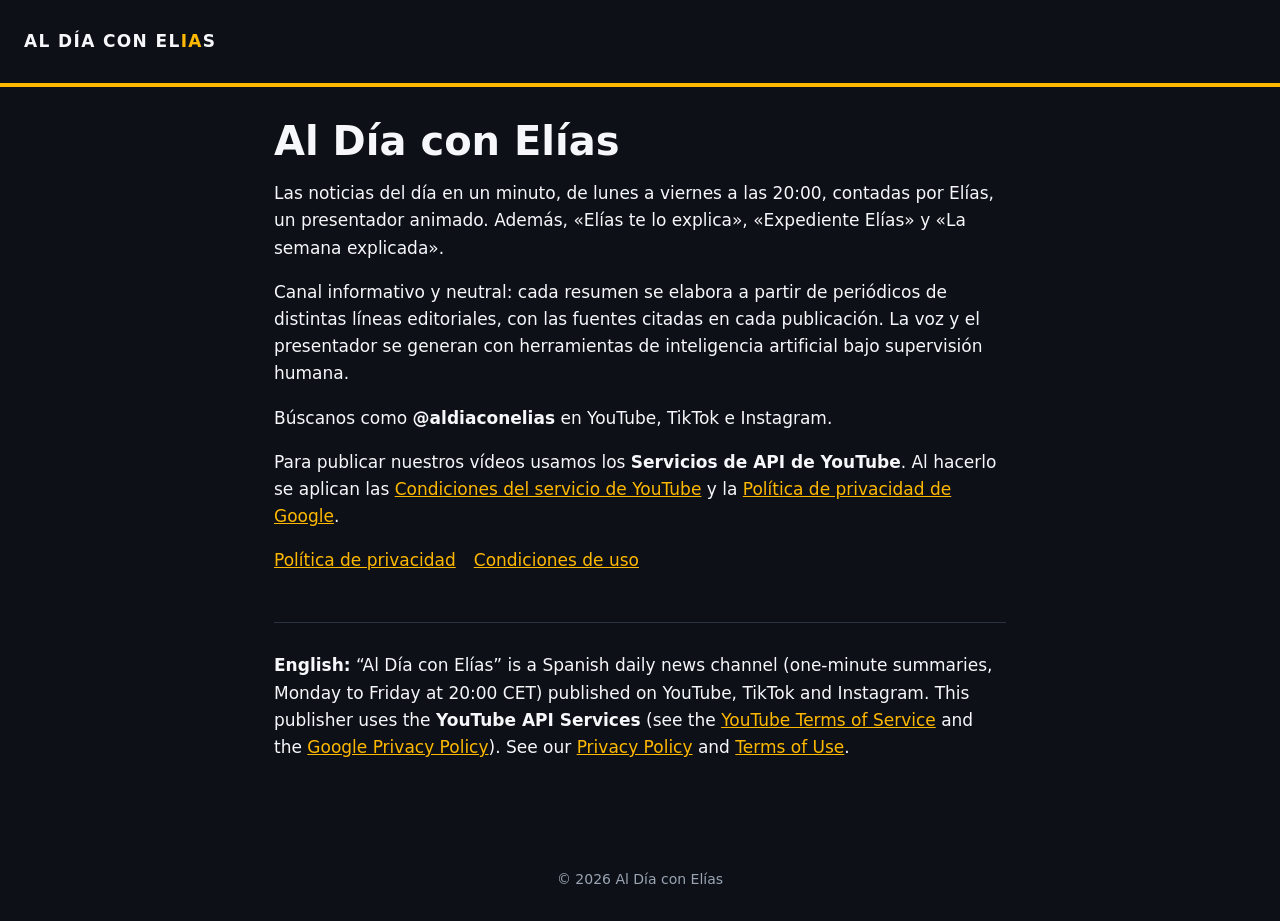
<file: index.html>
<!DOCTYPE html><html lang="es"><head><meta charset="utf-8"><meta name="viewport" content="width=device-width,initial-scale=1">
<title>Al Día con ElIAs</title><link rel="stylesheet" href="estilo.css"></head><body>
<header><a href="./">Al Día con El<em>IA</em>s</a></header>
<main>
<h1>Al Día con Elías</h1>
<p>Las noticias del día en un minuto, de lunes a viernes a las 20:00, contadas por Elías, un presentador animado. Además, «Elías te lo explica», «Expediente Elías» y «La semana explicada».</p>
<p>Canal informativo y neutral: cada resumen se elabora a partir de periódicos de distintas líneas editoriales, con las fuentes citadas en cada publicación. La voz y el presentador se generan con herramientas de inteligencia artificial bajo supervisión humana.</p>
<p>Búscanos como <b>@aldiaconelias</b> en YouTube, TikTok e Instagram.</p>
<p>Para publicar nuestros vídeos usamos los <b>Servicios de API de YouTube</b>. Al hacerlo se aplican las <a href="https://www.youtube.com/t/terms">Condiciones del servicio de YouTube</a> y la <a href="https://policies.google.com/privacy">Política de privacidad de Google</a>.</p>
<nav><a href="privacidad.html">Política de privacidad</a><a href="condiciones.html">Condiciones de uso</a></nav>
<div class="en"><p><b>English:</b> “Al Día con Elías” is a Spanish daily news channel (one-minute summaries, Monday to Friday at 20:00 CET) published on YouTube, TikTok and Instagram. This publisher uses the <b>YouTube API Services</b> (see the <a href="https://www.youtube.com/t/terms">YouTube Terms of Service</a> and the <a href="https://policies.google.com/privacy">Google Privacy Policy</a>). See our <a href="privacidad.html#en">Privacy Policy</a> and <a href="condiciones.html#en">Terms of Use</a>.</p></div>
</main><footer>© 2026 Al Día con Elías</footer></body></html>
</file>
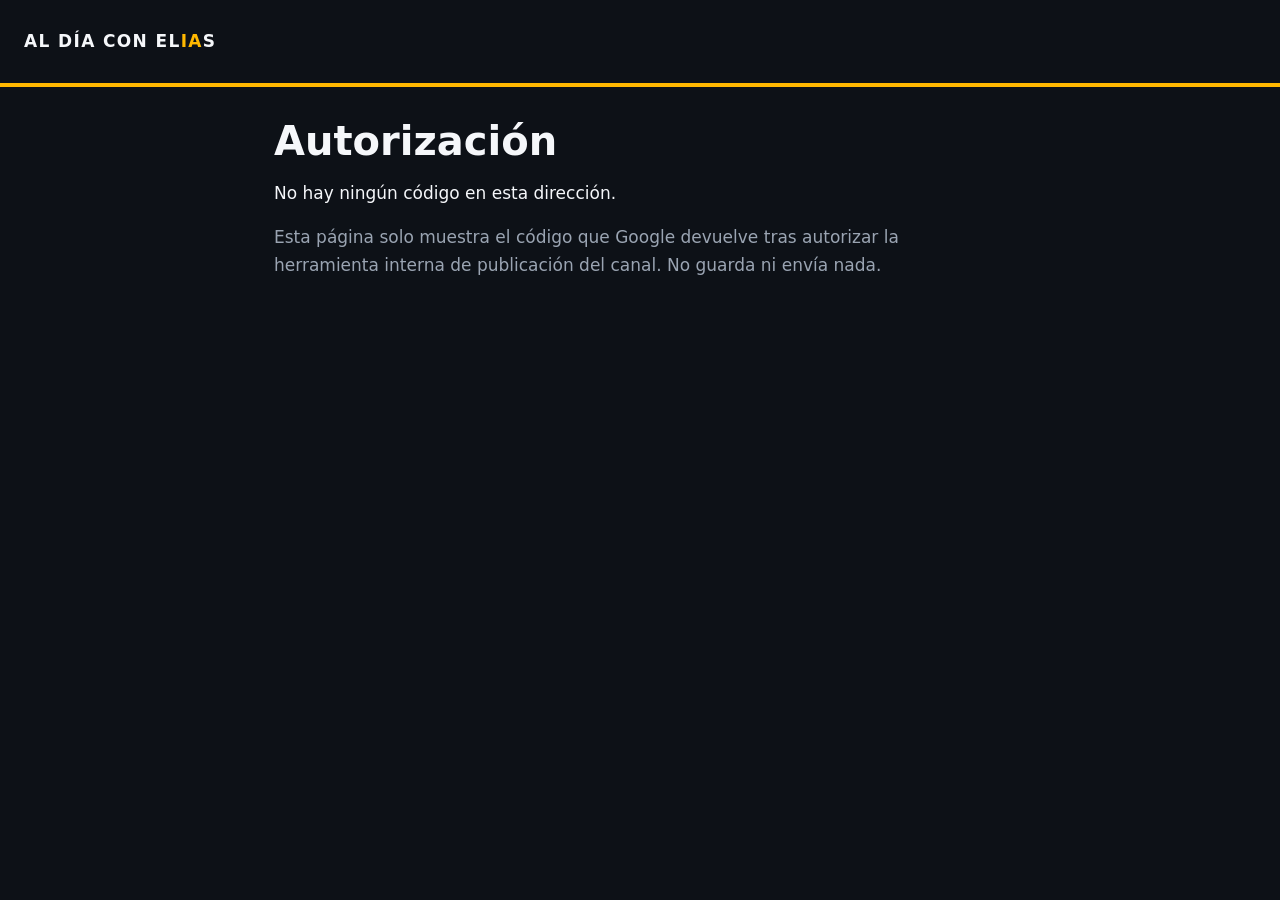
<file: autorizado.html>
<!DOCTYPE html><html lang="es"><head><meta charset="utf-8"><meta name="viewport" content="width=device-width,initial-scale=1">
<meta name="robots" content="noindex"><title>Autorización · Al Día con ElIAs</title><link rel="stylesheet" href="estilo.css">
<style>.cod{font:700 20px monospace;background:#1E2733;border:3px solid var(--am);border-radius:12px;padding:16px;word-break:break-all;margin:18px 0}button{background:var(--am);border:0;border-radius:10px;padding:12px 22px;font:800 18px Inter,sans-serif;cursor:pointer}</style></head><body>
<header><a href="./">Al Día con El<em>IA</em>s</a></header>
<main><h1 id="t">Autorización</h1><p id="m"></p><div class="cod" id="c" hidden></div><button id="b" hidden>Copiar código</button>
<p class="fecha">Esta página solo muestra el código que Google devuelve tras autorizar la herramienta interna de publicación del canal. No guarda ni envía nada.</p></main>
<script>
const q = new URLSearchParams(location.search), c = q.get("code"), e = q.get("error");
if(c){ document.getElementById("t").textContent = "✅ Autorizado";
  document.getElementById("m").textContent = "Copia este código y pégalo en el proceso «Autorizar YouTube (web)» de GitHub (campo «codigo»). Caduca en unos minutos y solo sirve una vez.";
  const d = document.getElementById("c"); d.hidden = false; d.textContent = c;
  const b = document.getElementById("b"); b.hidden = false; b.onclick = () => navigator.clipboard.writeText(c).then(() => b.textContent = "Copiado ✓"); }
else document.getElementById("m").textContent = e ? "No se ha autorizado: " + e : "No hay ningún código en esta dirección.";
</script></body></html>
</file>
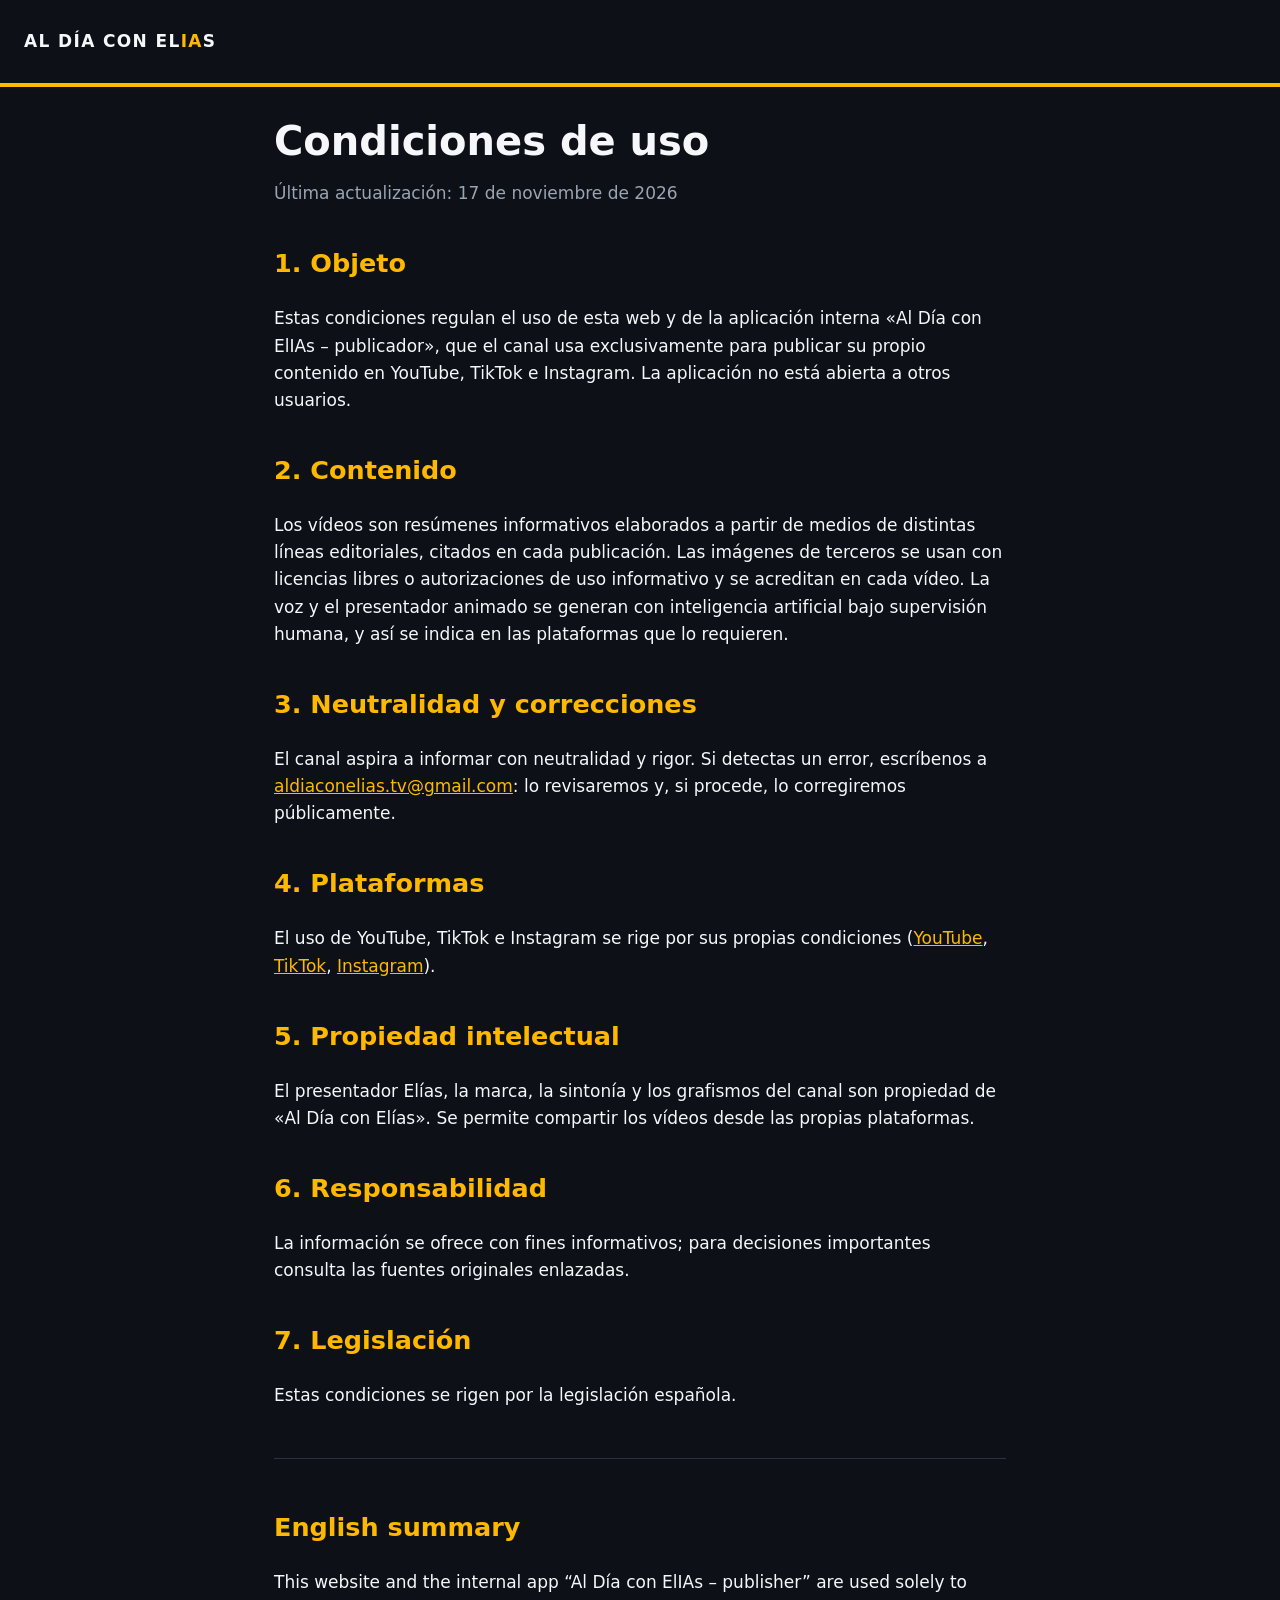
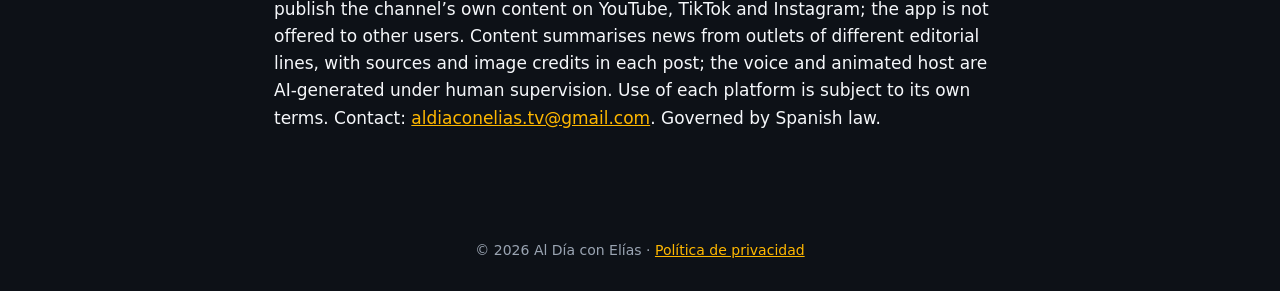
<file: condiciones.html>
<!DOCTYPE html><html lang="es"><head><meta charset="utf-8"><meta name="viewport" content="width=device-width,initial-scale=1">
<title>Condiciones de uso · Al Día con ElIAs</title><link rel="stylesheet" href="estilo.css"></head><body>
<header><a href="./">Al Día con El<em>IA</em>s</a></header>
<main>
<h1>Condiciones de uso</h1><p class="fecha">Última actualización: 17 de noviembre de 2026</p>
<h2>1. Objeto</h2><p>Estas condiciones regulan el uso de esta web y de la aplicación interna «Al Día con ElIAs – publicador», que el canal usa exclusivamente para publicar su propio contenido en YouTube, TikTok e Instagram. La aplicación no está abierta a otros usuarios.</p>
<h2>2. Contenido</h2><p>Los vídeos son resúmenes informativos elaborados a partir de medios de distintas líneas editoriales, citados en cada publicación. Las imágenes de terceros se usan con licencias libres o autorizaciones de uso informativo y se acreditan en cada vídeo. La voz y el presentador animado se generan con inteligencia artificial bajo supervisión humana, y así se indica en las plataformas que lo requieren.</p>
<h2>3. Neutralidad y correcciones</h2><p>El canal aspira a informar con neutralidad y rigor. Si detectas un error, escríbenos a <a href="mailto:aldiaconelias.tv@gmail.com">aldiaconelias.tv@gmail.com</a>: lo revisaremos y, si procede, lo corregiremos públicamente.</p>
<h2>4. Plataformas</h2><p>El uso de YouTube, TikTok e Instagram se rige por sus propias condiciones (<a href="https://www.youtube.com/t/terms">YouTube</a>, <a href="https://www.tiktok.com/legal/terms-of-service">TikTok</a>, <a href="https://help.instagram.com/581066165581870">Instagram</a>).</p>
<h2>5. Propiedad intelectual</h2><p>El presentador Elías, la marca, la sintonía y los grafismos del canal son propiedad de «Al Día con Elías». Se permite compartir los vídeos desde las propias plataformas.</p>
<h2>6. Responsabilidad</h2><p>La información se ofrece con fines informativos; para decisiones importantes consulta las fuentes originales enlazadas.</p>
<h2>7. Legislación</h2><p>Estas condiciones se rigen por la legislación española.</p>
<div class="en" id="en"><h2>English summary</h2><p>This website and the internal app “Al Día con ElIAs – publisher” are used solely to publish the channel’s own content on YouTube, TikTok and Instagram; the app is not offered to other users. Content summarises news from outlets of different editorial lines, with sources and image credits in each post; the voice and animated host are AI-generated under human supervision. Use of each platform is subject to its own terms. Contact: <a href="mailto:aldiaconelias.tv@gmail.com">aldiaconelias.tv@gmail.com</a>. Governed by Spanish law.</p></div>
</main><footer>© 2026 Al Día con Elías · <a href="privacidad.html">Política de privacidad</a></footer></body></html>
</file>
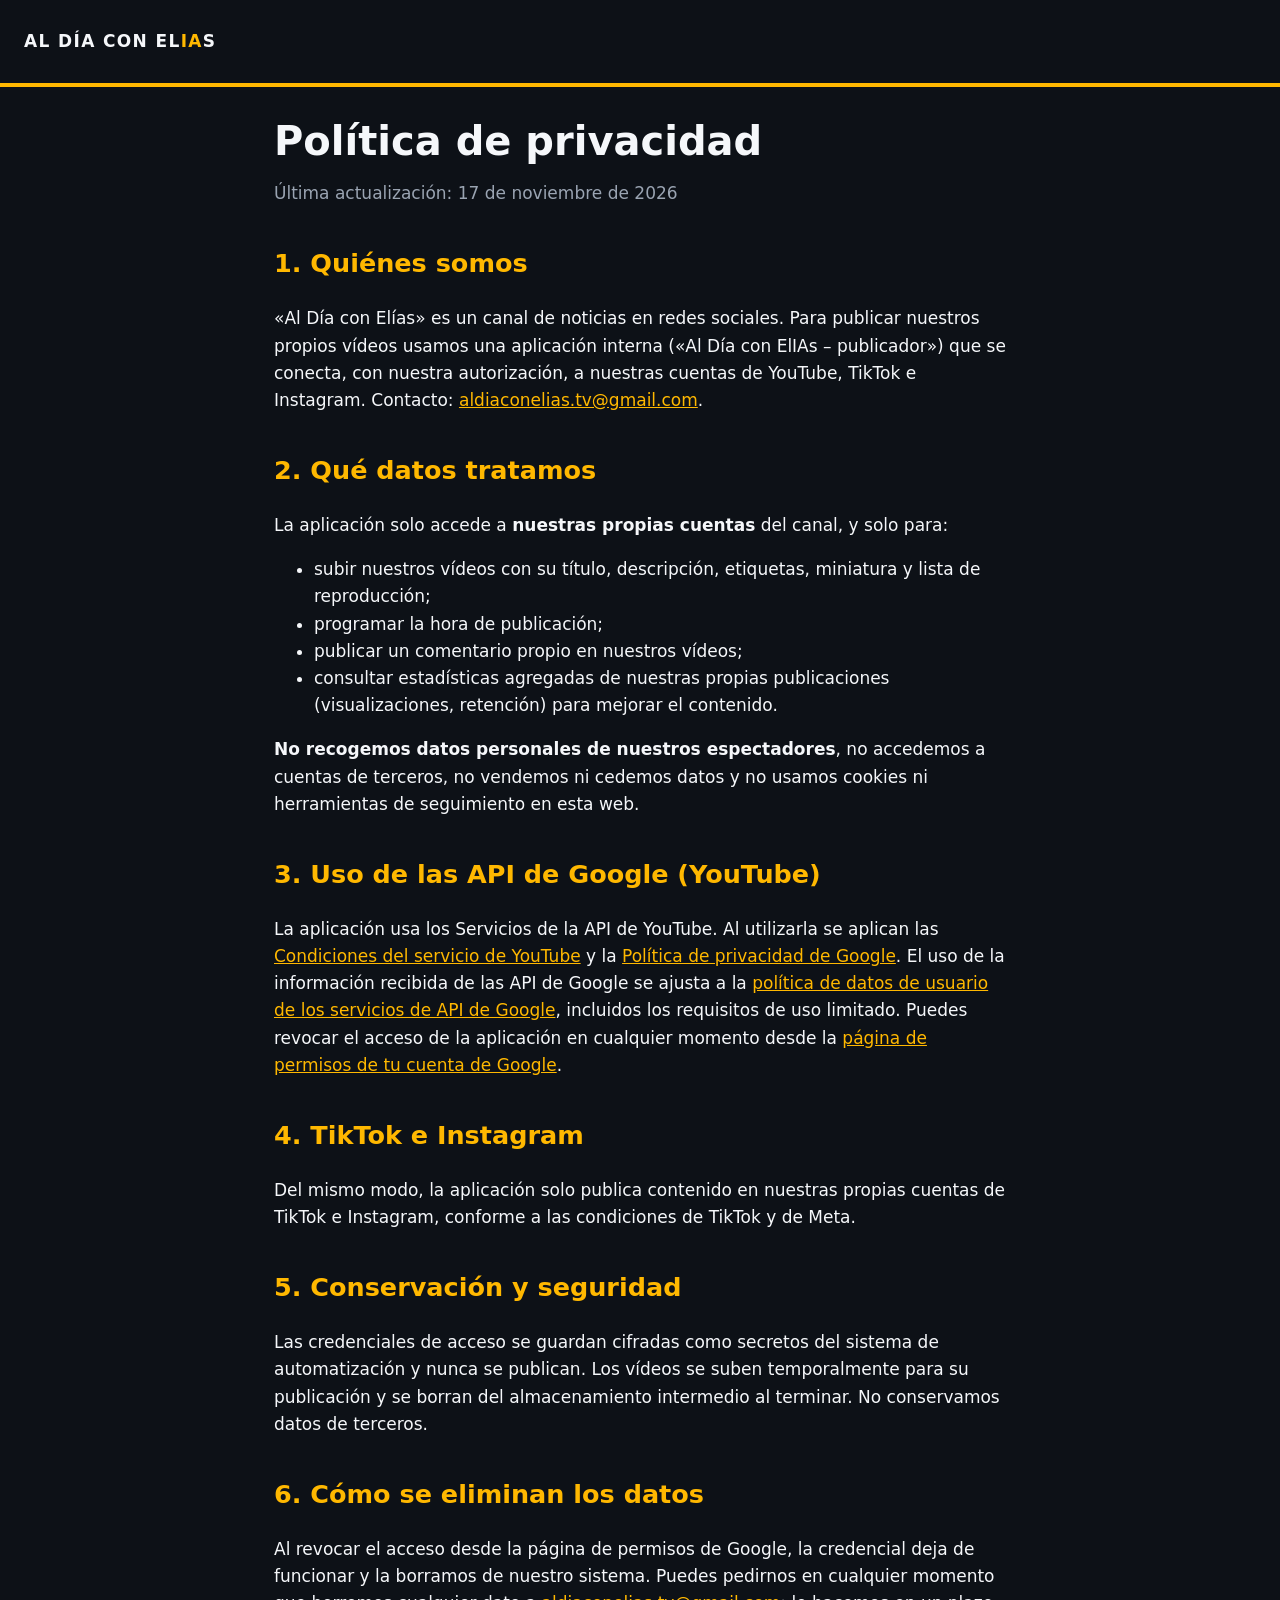
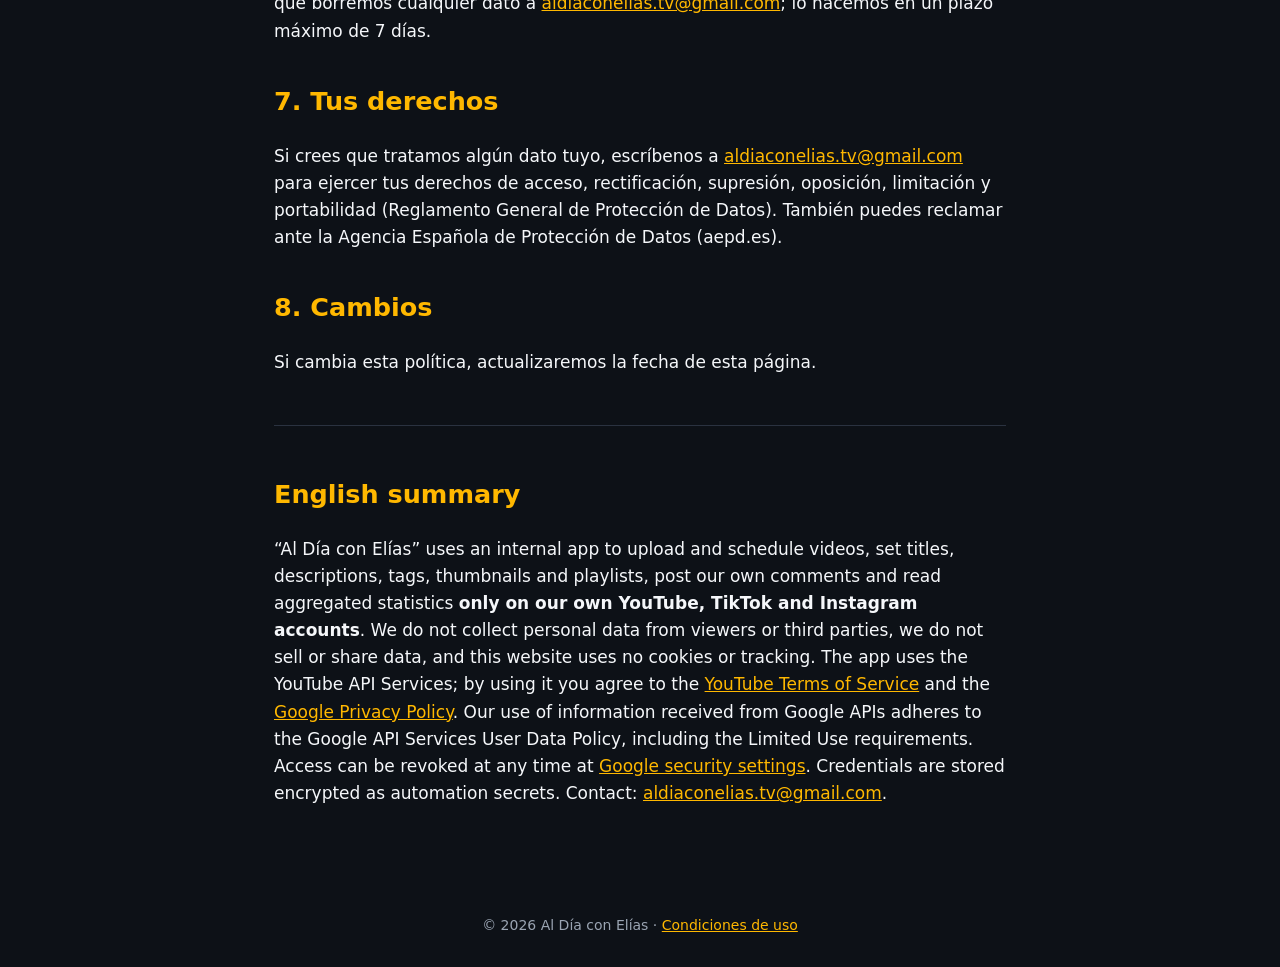
<file: privacidad.html>
<!DOCTYPE html><html lang="es"><head><meta charset="utf-8"><meta name="viewport" content="width=device-width,initial-scale=1">
<title>Política de privacidad · Al Día con ElIAs</title><link rel="stylesheet" href="estilo.css"></head><body>
<header><a href="./">Al Día con El<em>IA</em>s</a></header>
<main>
<h1>Política de privacidad</h1><p class="fecha">Última actualización: 17 de noviembre de 2026</p>
<h2>1. Quiénes somos</h2>
<p>«Al Día con Elías» es un canal de noticias en redes sociales. Para publicar nuestros propios vídeos usamos una aplicación interna («Al Día con ElIAs – publicador») que se conecta, con nuestra autorización, a nuestras cuentas de YouTube, TikTok e Instagram. Contacto: <a href="mailto:aldiaconelias.tv@gmail.com">aldiaconelias.tv@gmail.com</a>.</p>
<h2>2. Qué datos tratamos</h2>
<p>La aplicación solo accede a <b>nuestras propias cuentas</b> del canal, y solo para:</p>
<ul><li>subir nuestros vídeos con su título, descripción, etiquetas, miniatura y lista de reproducción;</li>
<li>programar la hora de publicación;</li><li>publicar un comentario propio en nuestros vídeos;</li>
<li>consultar estadísticas agregadas de nuestras propias publicaciones (visualizaciones, retención) para mejorar el contenido.</li></ul>
<p><b>No recogemos datos personales de nuestros espectadores</b>, no accedemos a cuentas de terceros, no vendemos ni cedemos datos y no usamos cookies ni herramientas de seguimiento en esta web.</p>
<h2>3. Uso de las API de Google (YouTube)</h2>
<p>La aplicación usa los Servicios de la API de YouTube. Al utilizarla se aplican las <a href="https://www.youtube.com/t/terms">Condiciones del servicio de YouTube</a> y la <a href="https://policies.google.com/privacy">Política de privacidad de Google</a>. El uso de la información recibida de las API de Google se ajusta a la <a href="https://developers.google.com/terms/api-services-user-data-policy">política de datos de usuario de los servicios de API de Google</a>, incluidos los requisitos de uso limitado. Puedes revocar el acceso de la aplicación en cualquier momento desde la <a href="https://security.google.com/settings/security/permissions">página de permisos de tu cuenta de Google</a>.</p>
<h2>4. TikTok e Instagram</h2>
<p>Del mismo modo, la aplicación solo publica contenido en nuestras propias cuentas de TikTok e Instagram, conforme a las condiciones de TikTok y de Meta.</p>
<h2>5. Conservación y seguridad</h2>
<p>Las credenciales de acceso se guardan cifradas como secretos del sistema de automatización y nunca se publican. Los vídeos se suben temporalmente para su publicación y se borran del almacenamiento intermedio al terminar. No conservamos datos de terceros.</p>
<h2>6. Cómo se eliminan los datos</h2><p>Al revocar el acceso desde la página de permisos de Google, la credencial deja de funcionar y la borramos de nuestro sistema. Puedes pedirnos en cualquier momento que borremos cualquier dato a <a href="mailto:aldiaconelias.tv@gmail.com">aldiaconelias.tv@gmail.com</a>; lo hacemos en un plazo máximo de 7 días.</p>
<h2>7. Tus derechos</h2>
<p>Si crees que tratamos algún dato tuyo, escríbenos a <a href="mailto:aldiaconelias.tv@gmail.com">aldiaconelias.tv@gmail.com</a> para ejercer tus derechos de acceso, rectificación, supresión, oposición, limitación y portabilidad (Reglamento General de Protección de Datos). También puedes reclamar ante la Agencia Española de Protección de Datos (aepd.es).</p>
<h2>8. Cambios</h2><p>Si cambia esta política, actualizaremos la fecha de esta página.</p>
<div class="en" id="en"><h2>English summary</h2>
<p>“Al Día con Elías” uses an internal app to upload and schedule videos, set titles, descriptions, tags, thumbnails and playlists, post our own comments and read aggregated statistics <b>only on our own YouTube, TikTok and Instagram accounts</b>. We do not collect personal data from viewers or third parties, we do not sell or share data, and this website uses no cookies or tracking. The app uses the YouTube API Services; by using it you agree to the <a href="https://www.youtube.com/t/terms">YouTube Terms of Service</a> and the <a href="https://policies.google.com/privacy">Google Privacy Policy</a>. Our use of information received from Google APIs adheres to the Google API Services User Data Policy, including the Limited Use requirements. Access can be revoked at any time at <a href="https://security.google.com/settings/security/permissions">Google security settings</a>. Credentials are stored encrypted as automation secrets. Contact: <a href="mailto:aldiaconelias.tv@gmail.com">aldiaconelias.tv@gmail.com</a>.</p></div>
</main><footer>© 2026 Al Día con Elías · <a href="condiciones.html">Condiciones de uso</a></footer></body></html>
</file>
<file: estilo.css>
:root{--am:#FFB800;--osc:#0D1117;--txt:#F5F7FA;--gris:#9AA4B2}
*{box-sizing:border-box}body{margin:0;background:var(--osc);color:var(--txt);font:17px/1.6 Inter,system-ui,-apple-system,Segoe UI,sans-serif}
header{padding:28px 24px;border-bottom:4px solid var(--am)}header a{color:var(--txt);text-decoration:none;font-weight:900;letter-spacing:.08em;text-transform:uppercase}header em{font-style:normal;color:var(--am)}
main{max-width:780px;margin:0 auto;padding:32px 24px 60px}h1{font-size:40px;line-height:1.1;margin:0 0 8px}h2{color:var(--am);margin-top:36px}
a{color:var(--am)}.fecha{color:var(--gris)}nav a{display:inline-block;margin-right:18px}footer{color:var(--gris);text-align:center;padding:30px;font-size:14px}
.en{border-top:1px solid #2A3240;margin-top:48px;padding-top:12px}
</file>
